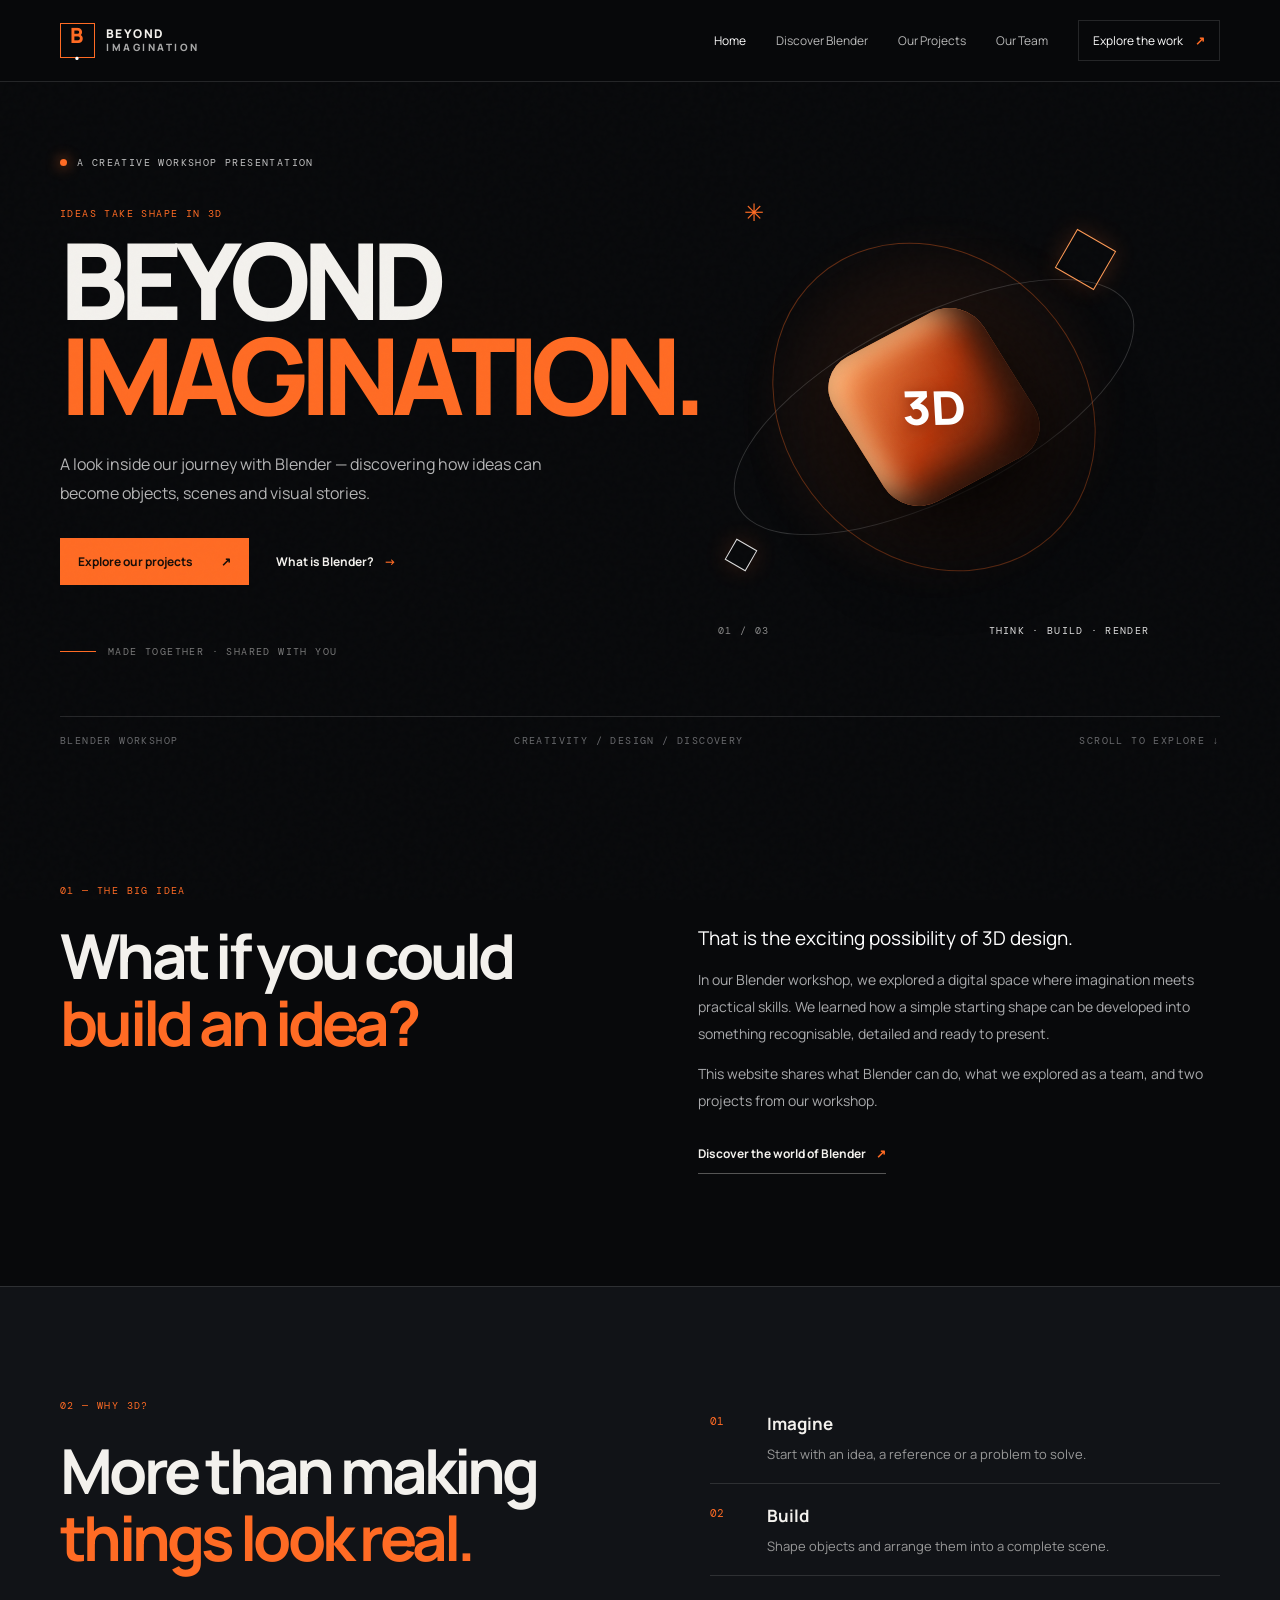
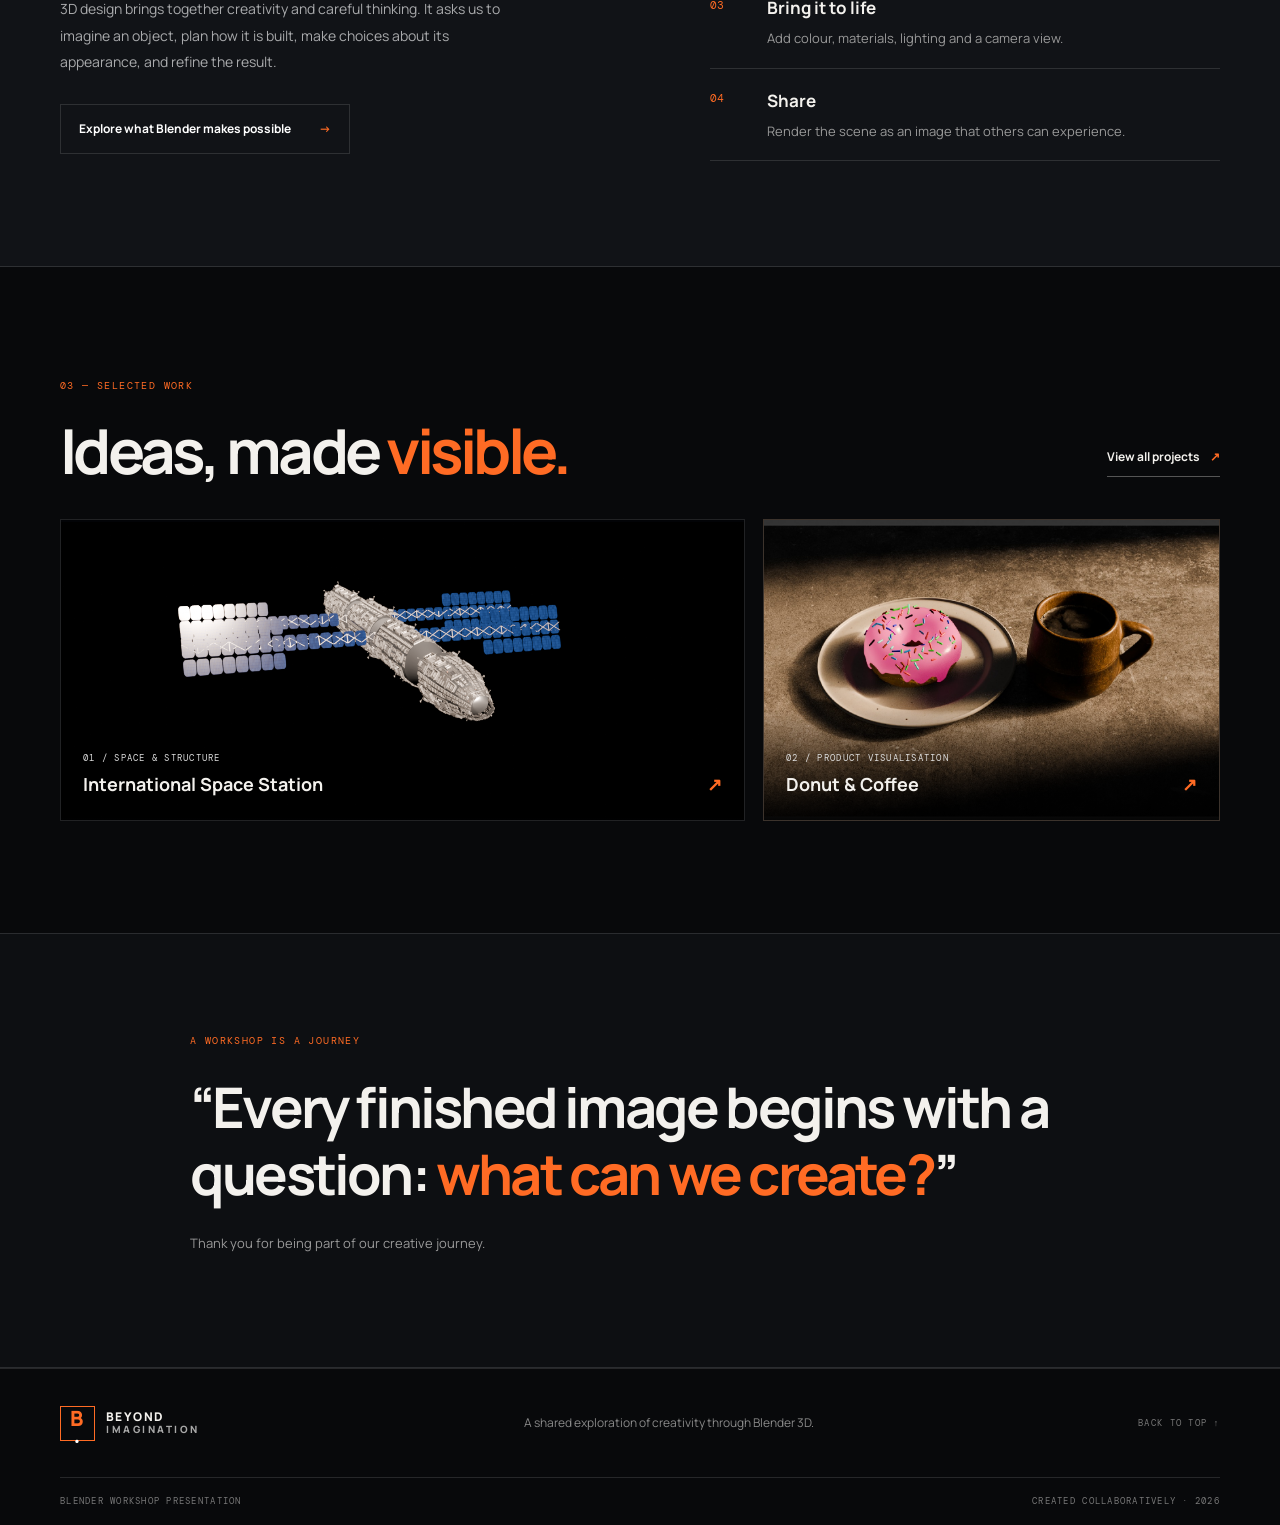
<file: index.html>
<!doctype html>
<html lang="en">
<head>
  <meta charset="utf-8"><meta name="viewport" content="width=device-width,initial-scale=1">
  <meta name="description" content="A parent-friendly presentation of our Blender workshop, what we explored, and the 3D projects we created together.">
  <title>Beyond Imagination — A Blender Workshop</title><link rel="stylesheet" href="style.css"><script src="main.js" defer></script>
</head>
<body>
<div class="grain"></div>
<header class="header"><a class="brand" href="index.html"><span class="brand-mark">B<span>·</span></span><span>BEYOND<br><small>IMAGINATION</small></span></a><button class="menu-toggle" aria-label="Open menu" aria-expanded="false">☰</button><nav class="nav"><a class="active" href="index.html">Home</a><a href="blender.html">Discover Blender</a><a href="projects.html">Our Projects</a><a href="team.html">Our Team</a><a class="nav-cta" href="projects.html">Explore the work <b>↗</b></a></nav></header>
<main>
<section class="hero wrap"><div class="hero-copy reveal"><div class="eyebrow"><i></i> A CREATIVE WORKSHOP PRESENTATION</div><p class="overline">IDEAS TAKE SHAPE IN 3D</p><h1>BEYOND<br><em>IMAGINATION.</em></h1><p class="hero-lede">A look inside our journey with Blender — discovering how ideas can become objects, scenes and visual stories.</p><div class="actions"><a class="btn btn-orange" href="projects.html">Explore our projects <span>↗</span></a><a class="text-link" href="blender.html">What is Blender? <span>→</span></a></div><div class="hero-note"><span class="note-line"></span><span>MADE TOGETHER · SHARED WITH YOU</span></div></div>
<div class="hero-art reveal"><div class="art-orbit orbit-one"></div><div class="art-orbit orbit-two"></div><div class="art-core"><span>3D</span></div><div class="art-cube cube-one"></div><div class="art-cube cube-two"></div><div class="art-caption"><span>01 / 03</span><b>THINK · BUILD · RENDER</b></div><div class="art-cross">✳</div></div>
<div class="hero-bottom"><span>BLENDER WORKSHOP</span><span>CREATIVITY / DESIGN / DISCOVERY</span><span>SCROLL TO EXPLORE ↓</span></div></section>
<section class="intro section wrap reveal"><div class="section-kicker">01 — THE BIG IDEA</div><div class="intro-grid"><h2>What if you could<br><em>build an idea?</em></h2><div><p class="lead">That is the exciting possibility of 3D design.</p><p>In our Blender workshop, we explored a digital space where imagination meets practical skills. We learned how a simple starting shape can be developed into something recognisable, detailed and ready to present.</p><p>This website shares what Blender can do, what we explored as a team, and two projects from our workshop.</p><a class="under-link" href="blender.html">Discover the world of Blender <span>↗</span></a></div></div></section>
<section class="feature-band"><div class="wrap feature-grid"><div class="feature-copy reveal"><div class="section-kicker">02 — WHY 3D?</div><h2>More than making<br><em>things look real.</em></h2><p>3D design brings together creativity and careful thinking. It asks us to imagine an object, plan how it is built, make choices about its appearance, and refine the result.</p><a class="btn btn-outline" href="blender.html">Explore what Blender makes possible <span>→</span></a></div><div class="feature-points reveal"><article><span>01</span><div><h3>Imagine</h3><p>Start with an idea, a reference or a problem to solve.</p></div></article><article><span>02</span><div><h3>Build</h3><p>Shape objects and arrange them into a complete scene.</p></div></article><article><span>03</span><div><h3>Bring it to life</h3><p>Add colour, materials, lighting and a camera view.</p></div></article><article><span>04</span><div><h3>Share</h3><p>Render the scene as an image that others can experience.</p></div></article></div></div></section>
<section class="section wrap reveal"><div class="section-head"><div><div class="section-kicker">03 — SELECTED WORK</div><h2>Ideas, made <em>visible.</em></h2></div><a class="under-link" href="projects.html">View all projects <span>↗</span></a></div><div class="home-projects"><a class="home-project project-space" href="projects.html#iss"><img src="iss-space-station.png" alt="Our 3D model of the International Space Station"><div class="project-meta"><span>01 / SPACE & STRUCTURE</span><b>International Space Station <i>↗</i></b></div></a><a class="home-project project-food" href="projects.html#donut"><img src="donut-coffee.jpg" alt="A 3D rendered pink donut and cup of coffee"><div class="project-meta"><span>02 / PRODUCT VISUALISATION</span><b>Donut & Coffee <i>↗</i></b></div></a></div></section>
<section class="quote-section"><div class="wrap quote-inner reveal"><div class="section-kicker">A WORKSHOP IS A JOURNEY</div><blockquote>“Every finished image begins with a question: <em>what can we create?</em>”</blockquote><p>Thank you for being part of our creative journey.</p></div></section>
</main>
<footer class="footer"><div class="wrap footer-top"><a class="brand" href="index.html"><span class="brand-mark">B<span>·</span></span><span>BEYOND<br><small>IMAGINATION</small></span></a><p>A shared exploration of creativity through Blender 3D.</p><a class="back-top" href="#top">BACK TO TOP ↑</a></div><div class="wrap footer-bottom"><span>BLENDER WORKSHOP PRESENTATION</span><span>CREATED COLLABORATIVELY · 2026</span></div></footer>
</body></html>
</file>
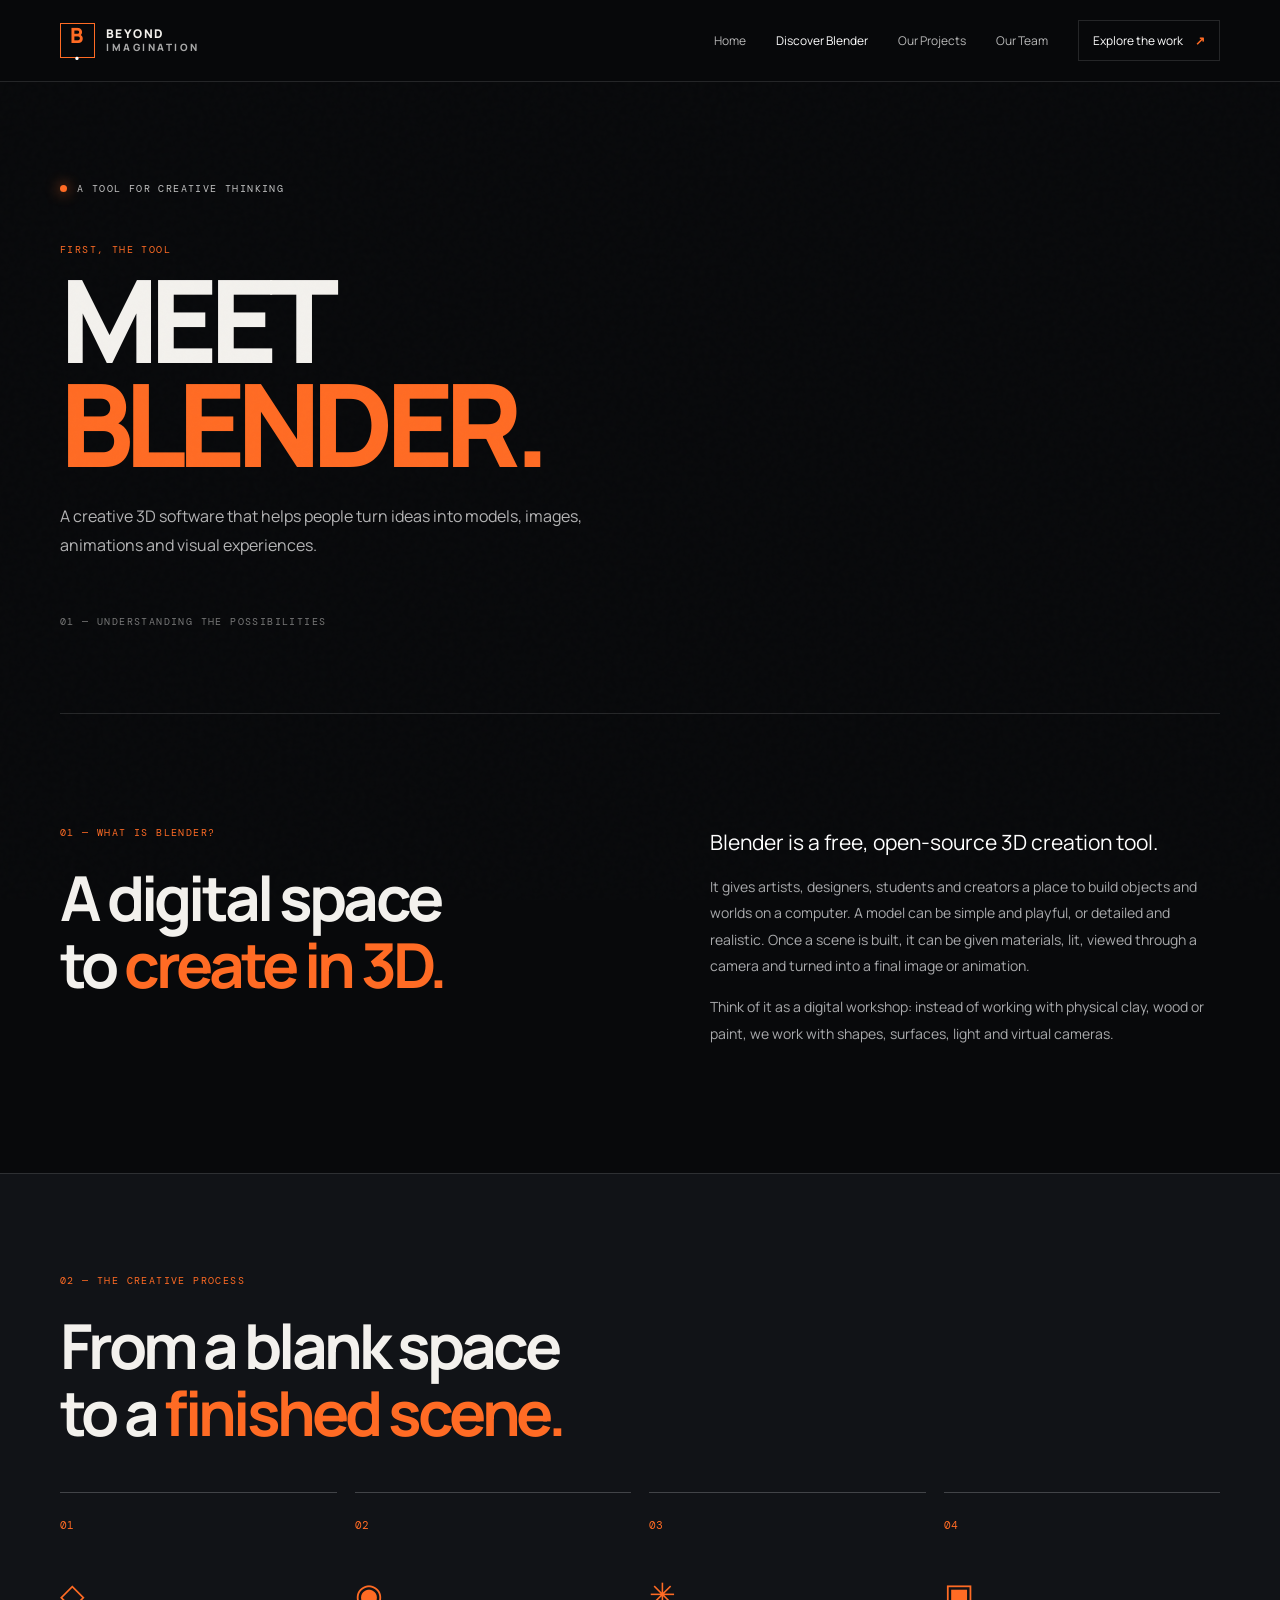
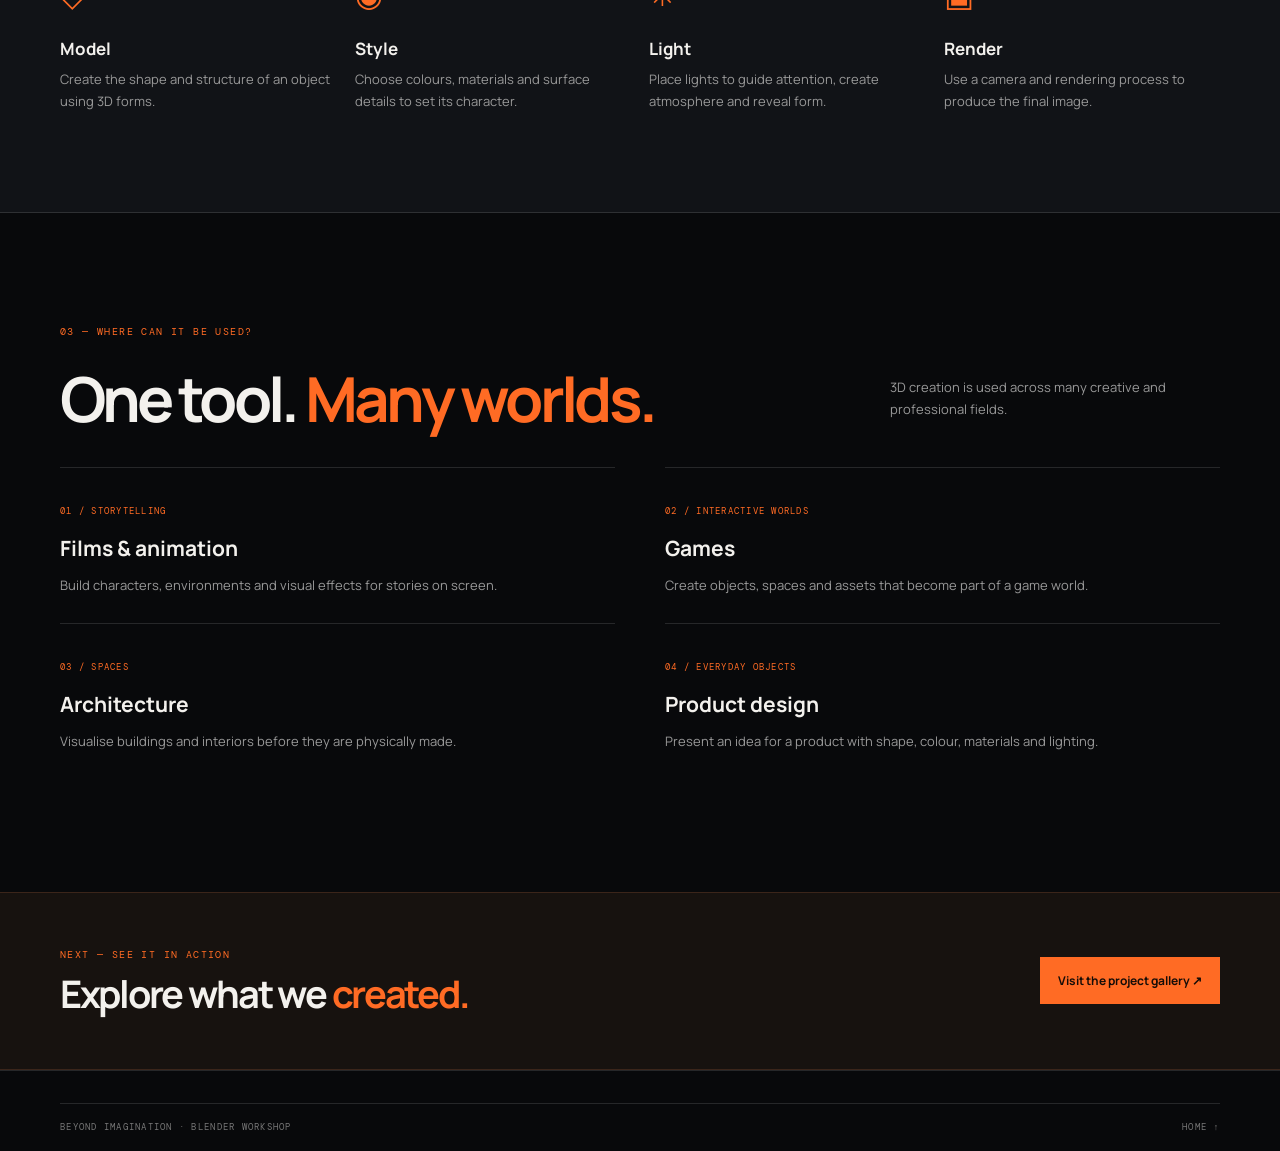
<file: blender.html>
<!doctype html><html lang="en"><head><meta charset="utf-8"><meta name="viewport" content="width=device-width,initial-scale=1"><meta name="description" content="A simple introduction to Blender and the possibilities of 3D creation."><title>Discover Blender — Beyond Imagination</title><link rel="stylesheet" href="style.css"><script src="main.js" defer></script></head><body><div class="grain"></div><header class="header"><a class="brand" href="index.html"><span class="brand-mark">B<span>·</span></span><span>BEYOND<br><small>IMAGINATION</small></span></a><button class="menu-toggle" aria-label="Open menu" aria-expanded="false">☰</button><nav class="nav"><a href="index.html">Home</a><a class="active" href="blender.html">Discover Blender</a><a href="projects.html">Our Projects</a><a href="team.html">Our Team</a><a class="nav-cta" href="projects.html">Explore the work <b>↗</b></a></nav></header><main>
<section class="page-hero wrap"><div class="eyebrow"><i></i> A TOOL FOR CREATIVE THINKING</div><p class="overline">FIRST, THE TOOL</p><h1>MEET<br><em>BLENDER.</em></h1><p class="hero-lede">A creative 3D software that helps people turn ideas into models, images, animations and visual experiences.</p><div class="page-index">01 — UNDERSTANDING THE POSSIBILITIES</div></section>
<section class="section wrap reveal"><div class="two-col"><div><div class="section-kicker">01 — WHAT IS BLENDER?</div><h2>A digital space<br>to <em>create in 3D.</em></h2></div><div class="prose"><p class="lead">Blender is a free, open-source 3D creation tool.</p><p>It gives artists, designers, students and creators a place to build objects and worlds on a computer. A model can be simple and playful, or detailed and realistic. Once a scene is built, it can be given materials, lit, viewed through a camera and turned into a final image or animation.</p><p>Think of it as a digital workshop: instead of working with physical clay, wood or paint, we work with shapes, surfaces, light and virtual cameras.</p></div></div></section>
<section class="dark-panel"><div class="wrap reveal"><div class="section-kicker">02 — THE CREATIVE PROCESS</div><h2>From a blank space<br>to a <em>finished scene.</em></h2><div class="process-grid"><article><span>01</span><div class="process-symbol">◇</div><h3>Model</h3><p>Create the shape and structure of an object using 3D forms.</p></article><article><span>02</span><div class="process-symbol">◉</div><h3>Style</h3><p>Choose colours, materials and surface details to set its character.</p></article><article><span>03</span><div class="process-symbol">✳</div><h3>Light</h3><p>Place lights to guide attention, create atmosphere and reveal form.</p></article><article><span>04</span><div class="process-symbol">▣</div><h3>Render</h3><p>Use a camera and rendering process to produce the final image.</p></article></div></div></section>
<section class="section wrap reveal"><div class="section-kicker">03 — WHERE CAN IT BE USED?</div><div class="section-head"><h2>One tool. <em>Many worlds.</em></h2><p class="muted">3D creation is used across many creative and professional fields.</p></div><div class="uses-grid"><article><span>01 / STORYTELLING</span><h3>Films & animation</h3><p>Build characters, environments and visual effects for stories on screen.</p></article><article><span>02 / INTERACTIVE WORLDS</span><h3>Games</h3><p>Create objects, spaces and assets that become part of a game world.</p></article><article><span>03 / SPACES</span><h3>Architecture</h3><p>Visualise buildings and interiors before they are physically made.</p></article><article><span>04 / EVERYDAY OBJECTS</span><h3>Product design</h3><p>Present an idea for a product with shape, colour, materials and lighting.</p></article></div></section>
<section class="cta-strip"><div class="wrap cta-inner"><div><div class="section-kicker">NEXT — SEE IT IN ACTION</div><h2>Explore what we <em>created.</em></h2></div><a class="btn btn-orange" href="projects.html">Visit the project gallery ↗</a></div></section></main><footer class="footer"><div class="wrap footer-bottom"><span>BEYOND IMAGINATION · BLENDER WORKSHOP</span><a href="index.html">HOME ↑</a></div></footer></body></html>
</file>
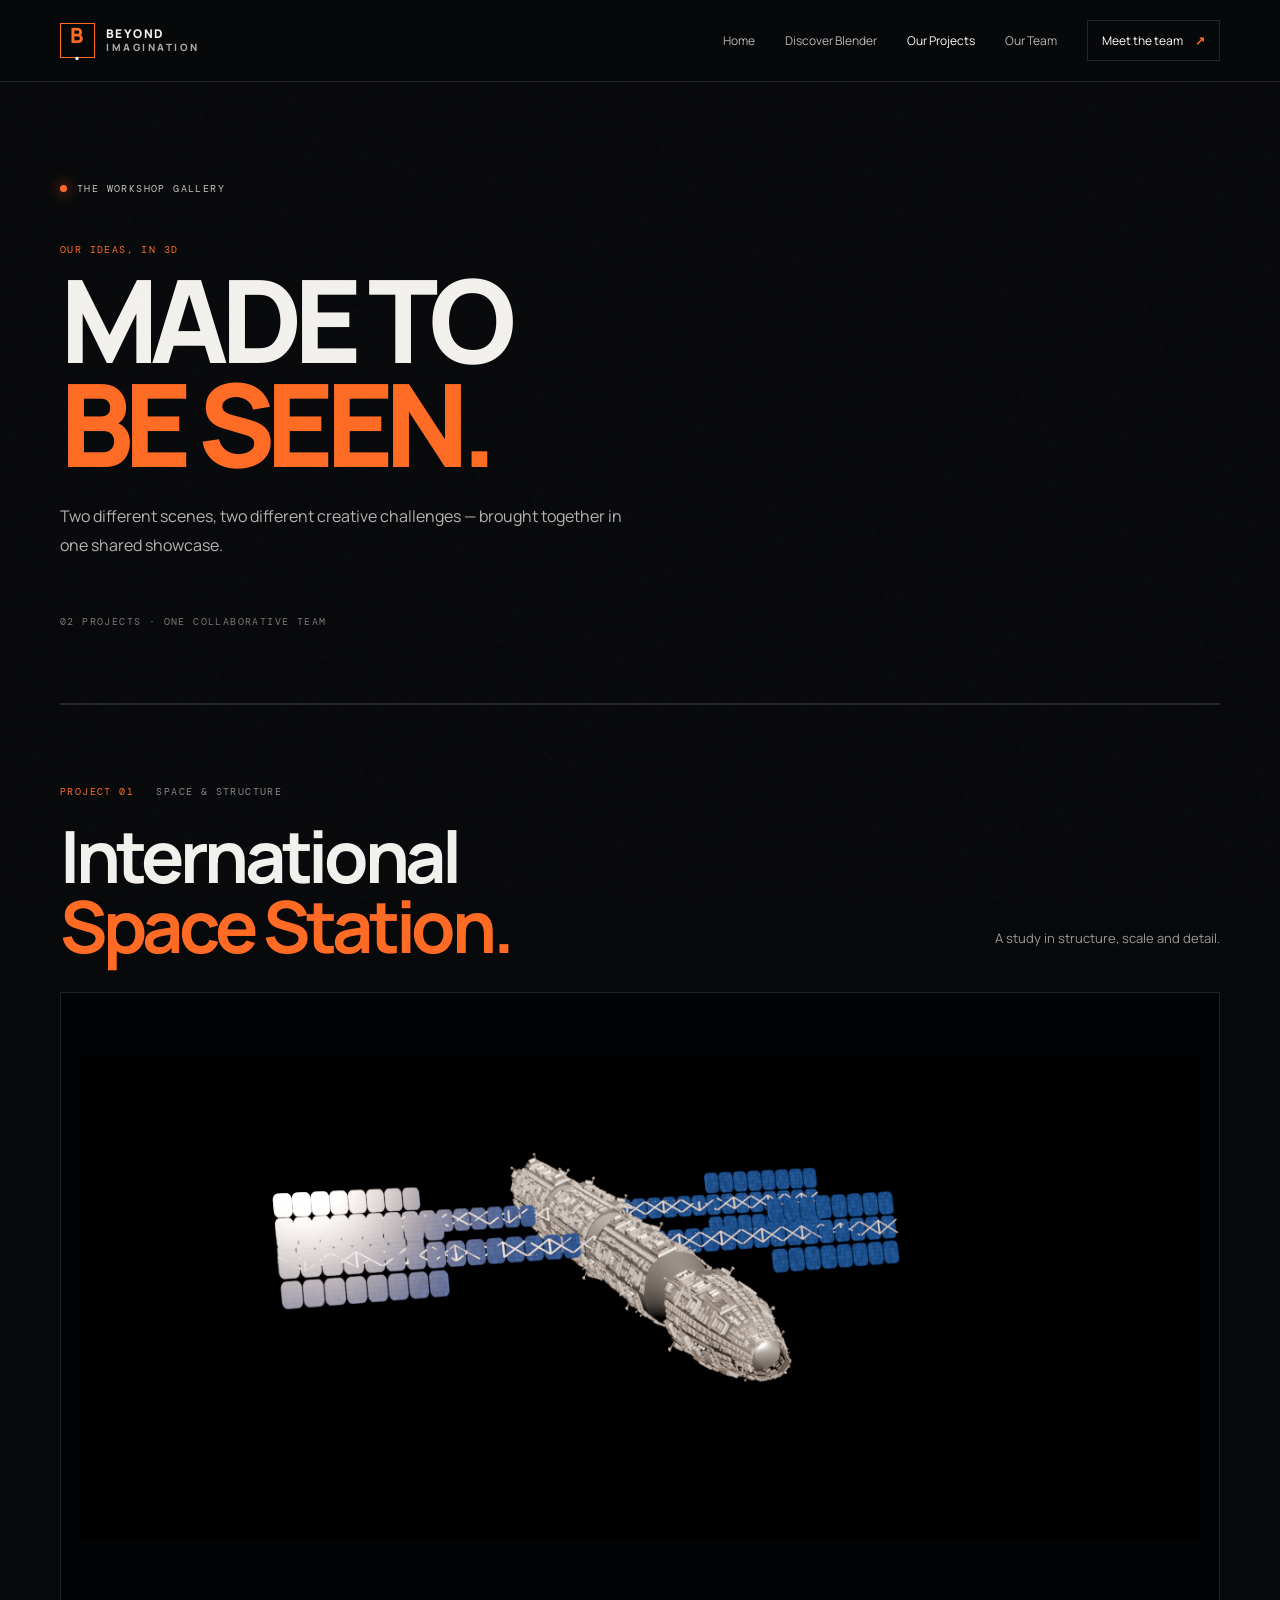
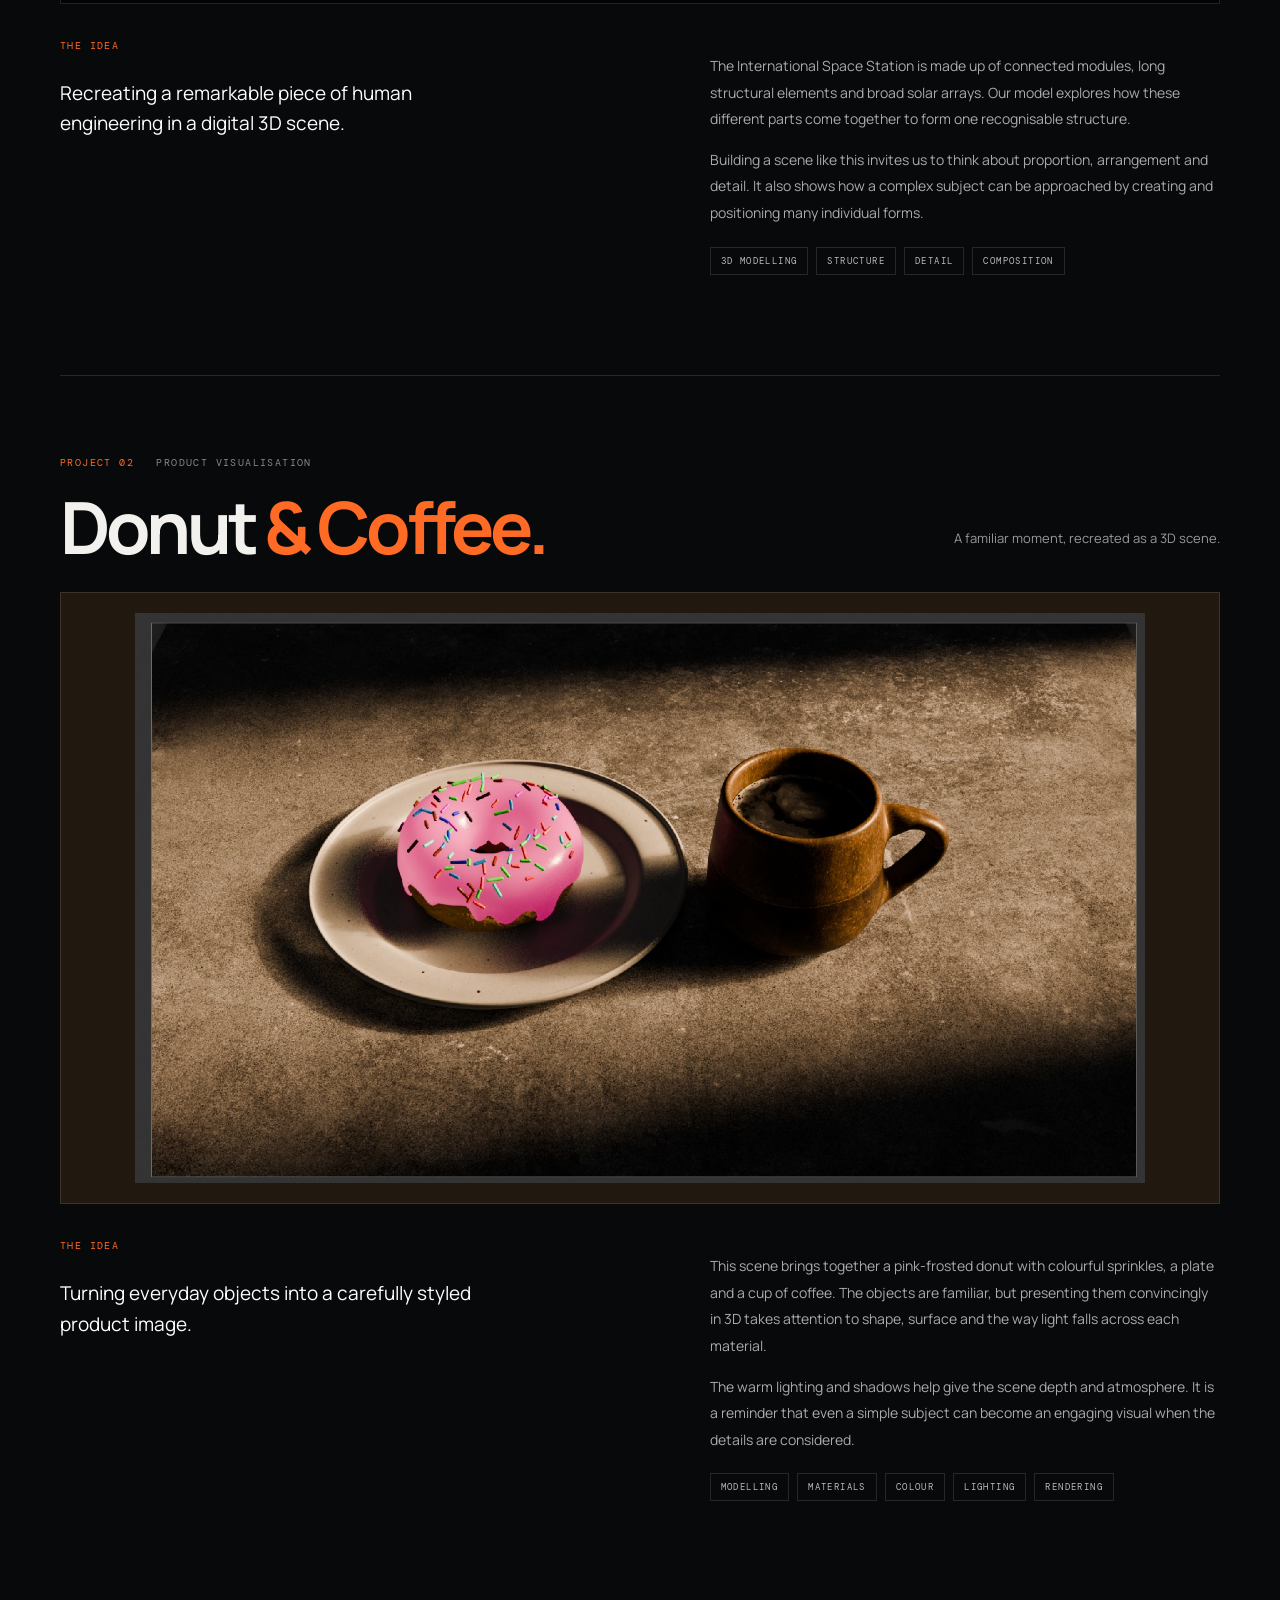
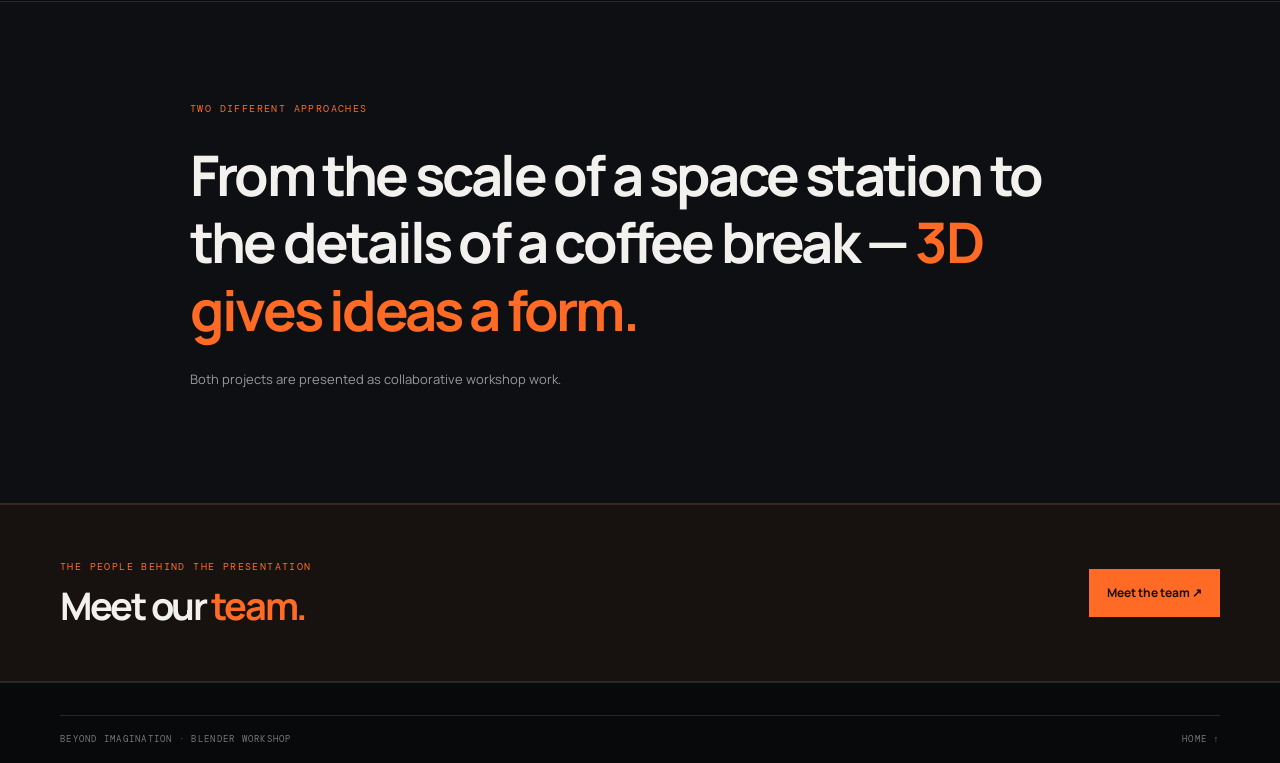
<file: projects.html>
<!doctype html><html lang="en"><head><meta charset="utf-8"><meta name="viewport" content="width=device-width,initial-scale=1"><meta name="description" content="Explore two collaborative Blender workshop projects: an International Space Station model and a donut and coffee product scene."><title>Our Projects — Beyond Imagination</title><link rel="stylesheet" href="style.css"><script src="main.js" defer></script></head><body><div class="grain"></div><header class="header"><a class="brand" href="index.html"><span class="brand-mark">B<span>·</span></span><span>BEYOND<br><small>IMAGINATION</small></span></a><button class="menu-toggle" aria-label="Open menu" aria-expanded="false">☰</button><nav class="nav"><a href="index.html">Home</a><a href="blender.html">Discover Blender</a><a class="active" href="projects.html">Our Projects</a><a href="team.html">Our Team</a><a class="nav-cta" href="team.html">Meet the team <b>↗</b></a></nav></header><main>
<section class="page-hero compact wrap"><div class="eyebrow"><i></i> THE WORKSHOP GALLERY</div><p class="overline">OUR IDEAS, IN 3D</p><h1>MADE TO<br><em>BE SEEN.</em></h1><p class="hero-lede">Two different scenes, two different creative challenges — brought together in one shared showcase.</p><div class="page-index">02 PROJECTS · ONE COLLABORATIVE TEAM</div></section>
<section class="project-detail wrap reveal" id="iss"><div class="detail-number">PROJECT 01 <span>SPACE & STRUCTURE</span></div><div class="detail-heading"><h2>International<br><em>Space Station.</em></h2><p>A study in structure, scale and detail.</p></div><div class="detail-image stage-dark"><img src="iss-space-station.png" alt="Collaborative Blender model of the International Space Station"></div><div class="detail-copy"><div><div class="section-kicker">THE IDEA</div><p class="lead">Recreating a remarkable piece of human engineering in a digital 3D scene.</p></div><div><p>The International Space Station is made up of connected modules, long structural elements and broad solar arrays. Our model explores how these different parts come together to form one recognisable structure.</p><p>Building a scene like this invites us to think about proportion, arrangement and detail. It also shows how a complex subject can be approached by creating and positioning many individual forms.</p><div class="tag-row"><span>3D MODELLING</span><span>STRUCTURE</span><span>DETAIL</span><span>COMPOSITION</span></div></div></div></section>
<section class="project-detail wrap reveal" id="donut"><div class="detail-number">PROJECT 02 <span>PRODUCT VISUALISATION</span></div><div class="detail-heading"><h2>Donut <em>& Coffee.</em></h2><p>A familiar moment, recreated as a 3D scene.</p></div><div class="detail-image stage-warm"><img src="donut-coffee.jpg" alt="Collaborative Blender render of a pink sprinkled donut, plate and coffee cup"></div><div class="detail-copy"><div><div class="section-kicker">THE IDEA</div><p class="lead">Turning everyday objects into a carefully styled product image.</p></div><div><p>This scene brings together a pink-frosted donut with colourful sprinkles, a plate and a cup of coffee. The objects are familiar, but presenting them convincingly in 3D takes attention to shape, surface and the way light falls across each material.</p><p>The warm lighting and shadows help give the scene depth and atmosphere. It is a reminder that even a simple subject can become an engaging visual when the details are considered.</p><div class="tag-row"><span>MODELLING</span><span>MATERIALS</span><span>COLOUR</span><span>LIGHTING</span><span>RENDERING</span></div></div></div></section>
<section class="quote-section"><div class="wrap quote-inner reveal"><div class="section-kicker">TWO DIFFERENT APPROACHES</div><blockquote>From the scale of a space station to the details of a coffee break — <em>3D gives ideas a form.</em></blockquote><p>Both projects are presented as collaborative workshop work.</p></div></section>
<section class="cta-strip"><div class="wrap cta-inner"><div><div class="section-kicker">THE PEOPLE BEHIND THE PRESENTATION</div><h2>Meet our <em>team.</em></h2></div><a class="btn btn-orange" href="team.html">Meet the team ↗</a></div></section></main><footer class="footer"><div class="wrap footer-bottom"><span>BEYOND IMAGINATION · BLENDER WORKSHOP</span><a href="index.html">HOME ↑</a></div></footer></body></html>
</file>
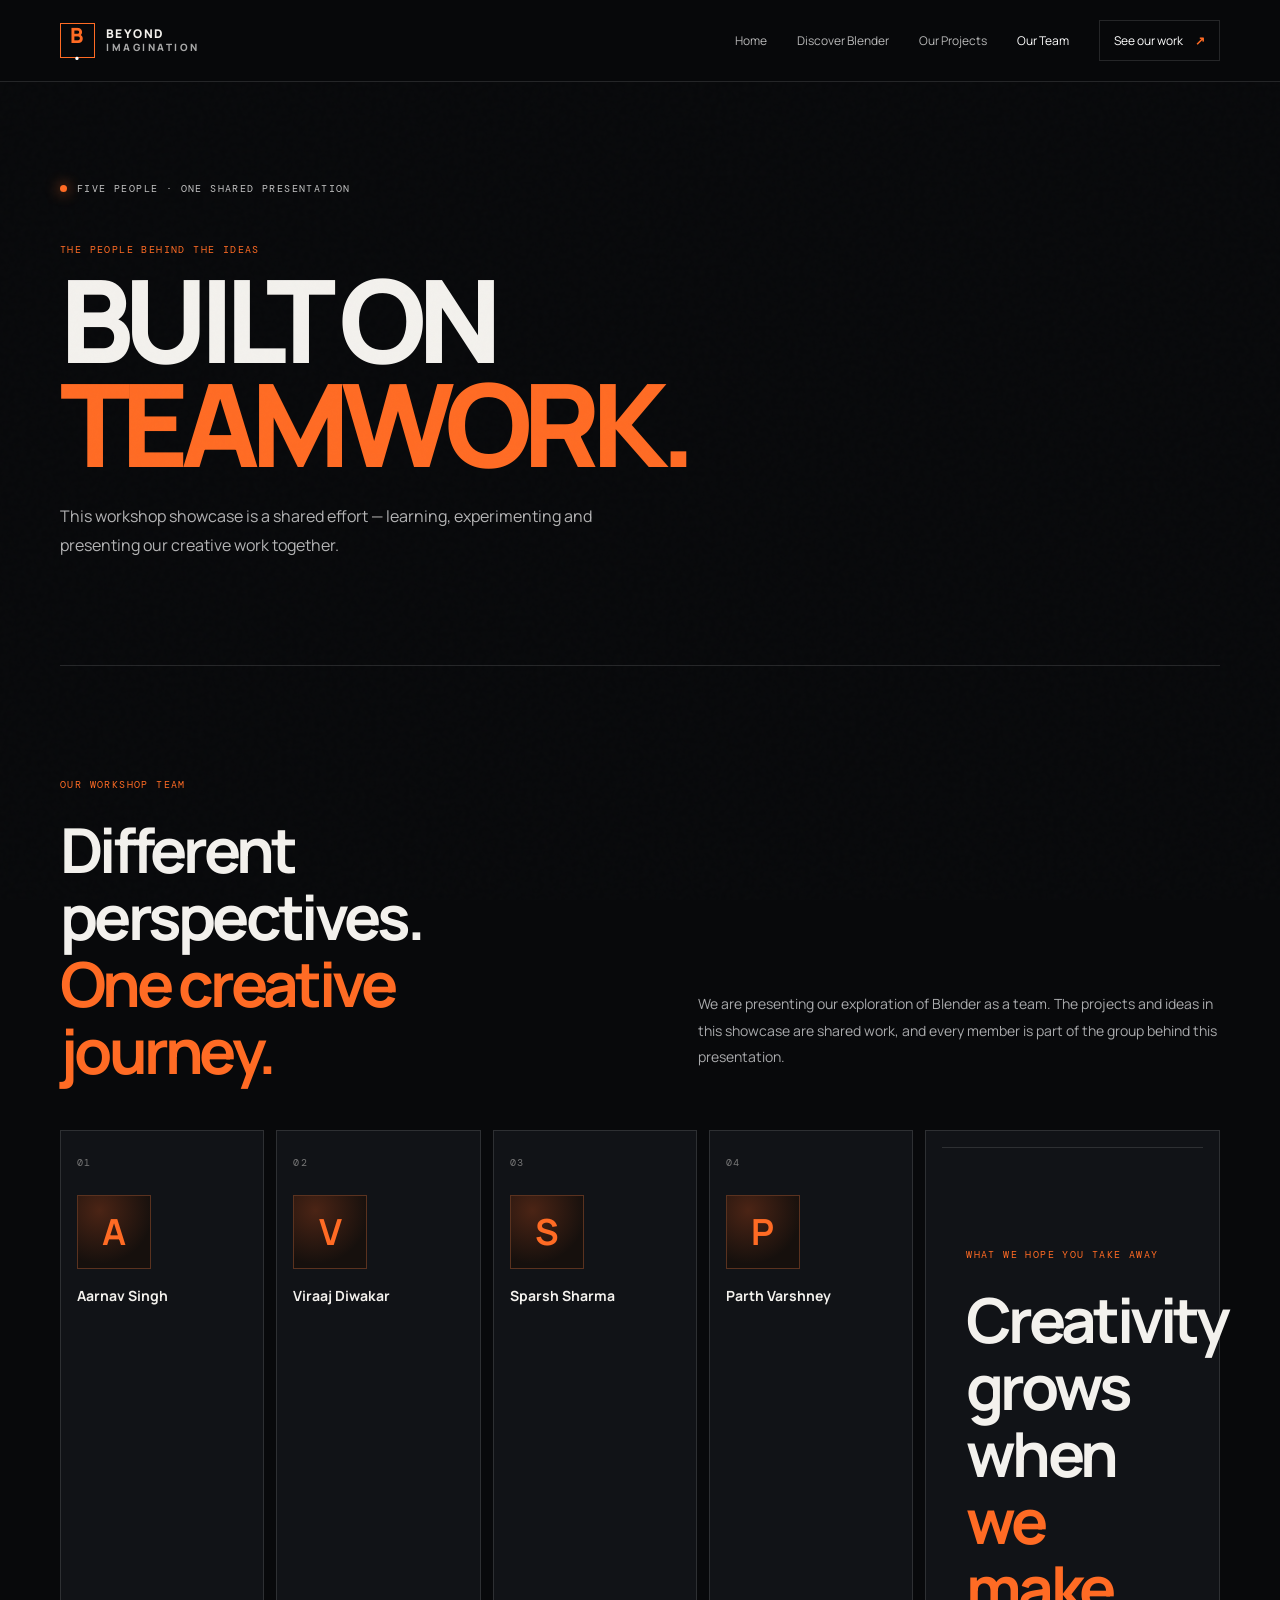
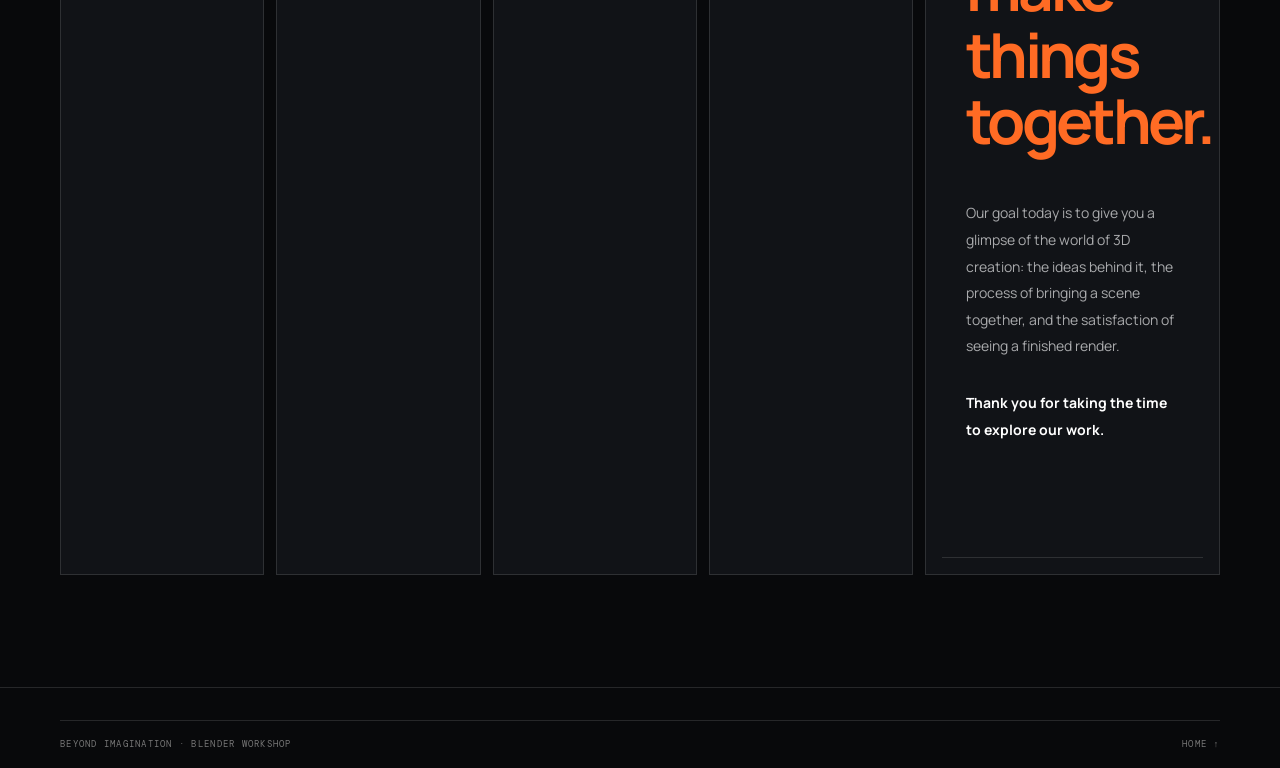
<file: team.html>
<!doctype html><html lang="en"><head><meta charset="utf-8"><meta name="viewport" content="width=device-width,initial-scale=1"><meta name="description" content="Meet the five students presenting their collaborative Blender workshop journey."><title>Our Team — Beyond Imagination</title><link rel="stylesheet" href="style.css"><script src="main.js" defer></script></head><body><div class="grain"></div><header class="header"><a class="brand" href="index.html"><span class="brand-mark">B<span>·</span></span><span>BEYOND<br><small>IMAGINATION</small></span></a><button class="menu-toggle" aria-label="Open menu" aria-expanded="false">☰</button><nav class="nav"><a href="index.html">Home</a><a href="blender.html">Discover Blender</a><a href="projects.html">Our Projects</a><a class="active" href="team.html">Our Team</a><a class="nav-cta" href="projects.html">See our work <b>↗</b></a></nav></header><main><section class="page-hero compact wrap"><div class="eyebrow"><i></i> FIVE PEOPLE · ONE SHARED PRESENTATION</div><p class="overline">THE PEOPLE BEHIND THE IDEAS</p><h1>BUILT ON<br><em>TEAMWORK.</em></h1><p class="hero-lede">This workshop showcase is a shared effort — learning, experimenting and presenting our creative work together.</p></section><section class="section wrap reveal"><div class="section-kicker">OUR WORKSHOP TEAM</div><div class="team-intro"><h2>Different perspectives.<br><em>One creative journey.</em></h2><p>We are presenting our exploration of Blender as a team. The projects and ideas in this showcase are shared work, and every member is part of the group behind this presentation.</p></div><div class="team-grid"><article class="member-card"><span>01</span><div class="member-monogram">A</div><h3>Aarnav Singh</h3></article><article class="member-card"><span>02</span><div class="member-monogram">V</div><h3>Viraaj Diwakar</h3></article><article class="member-card"><span>03</span><div class="member-monogram">S</div><h3>Sparsh Sharma</h3></article><article class="member-card"><span>04</span><div class="member-monogram">P</div><h3>Parth Varshney</h3></article><article class="member-card"><section class="dark-panel"><div class="wrap reveal team-message"><div class="section-kicker">WHAT WE HOPE YOU TAKE AWAY</div><h2>Creativity grows when<br><em>we make things together.</em></h2><p>Our goal today is to give you a glimpse of the world of 3D creation: the ideas behind it, the process of bringing a scene together, and the satisfaction of seeing a finished render.</p><p class="thanks">Thank you for taking the time to explore our work.</p></div></section></main><footer class="footer"><div class="wrap footer-bottom"><span>BEYOND IMAGINATION · BLENDER WORKSHOP</span><a href="index.html">HOME ↑</a></div></footer></body></html>
</file>
<file: style.css>
@import url('https://fonts.googleapis.com/css2?family=DM+Mono:wght@400;500&family=Manrope:wght@400;500;600;700;800&display=swap');
:root{--bg:#08090b;--panel:#111317;--panel2:#171a1f;--text:#f3f1ed;--muted:#a4a5a7;--line:rgba(255,255,255,.12);--orange:#ff6b24;--orange2:#ff9a55;--mono:'DM Mono',monospace;--sans:'Manrope',Arial,sans-serif}*{box-sizing:border-box}html{scroll-behavior:smooth;scroll-padding-top:90px}body{margin:0;background:var(--bg);color:var(--text);font-family:var(--sans);line-height:1.65;overflow-x:hidden}a{color:inherit;text-decoration:none}img{max-width:100%;display:block}.grain{pointer-events:none;position:fixed;inset:0;z-index:10;opacity:.035;background-image:url("data:image/svg+xml,%3Csvg viewBox='0 0 180 180' xmlns='http://www.w3.org/2000/svg'%3E%3Cfilter id='n'%3E%3CfeTurbulence type='fractalNoise' baseFrequency='.9' numOctaves='3' stitchTiles='stitch'/%3E%3C/filter%3E%3Crect width='100%25' height='100%25' filter='url(%23n)' opacity='.5'/%3E%3C/svg%3E")}.wrap{width:min(1160px,calc(100% - 48px));margin-inline:auto}.header{height:82px;padding:0 max(24px,calc((100vw - 1160px)/2));display:flex;align-items:center;justify-content:space-between;border-bottom:1px solid var(--line);position:sticky;top:0;z-index:20;background:rgba(8,9,11,.86);backdrop-filter:blur(18px)}.brand{display:flex;align-items:center;gap:11px;font-size:12px;line-height:1.05;font-weight:800;letter-spacing:.12em}.brand small{font-size:10px;color:#a8a8a8;letter-spacing:.25em}.brand-mark{width:35px;height:35px;border:1px solid var(--orange);display:grid;place-items:center;font-size:21px;color:var(--orange);font-weight:800}.brand-mark span{color:white}.nav{display:flex;align-items:center;gap:30px;font-size:12px;color:#b9b9b9}.nav a{transition:color .2s}.nav a:hover,.nav a.active{color:white}.nav-cta{border:1px solid var(--line);padding:10px 14px;color:white!important}.nav-cta b{color:var(--orange);margin-left:10px}.menu-toggle{display:none;background:none;border:0;color:white;font-size:24px}.hero{min-height:690px;position:relative;display:grid;grid-template-columns:1.1fr .9fr;align-items:center;padding-top:48px;padding-bottom:88px}.eyebrow,.section-kicker,.overline,.page-index,.hero-bottom,.hero-note,.detail-number,.detail-number span,.project-meta span,.tag-row,.member-card>span,.uses-grid article>span,.footer-bottom,.back-top{font:10px var(--mono);letter-spacing:.14em}.eyebrow{color:#c2c2c2;display:flex;align-items:center;gap:10px}.eyebrow i{width:7px;height:7px;background:var(--orange);border-radius:50%;box-shadow:0 0 14px var(--orange)}.overline{color:var(--orange);margin:38px 0 12px}.hero h1,.page-hero h1{font-size:clamp(58px,8.3vw,112px);letter-spacing:-.075em;line-height:.9;margin:0;font-weight:800}.hero h1 em,.page-hero h1 em,h2 em,blockquote em{font-style:normal;color:var(--orange)}.hero-lede{max-width:520px;color:#b4b4b5;font-size:16px;line-height:1.8;margin:27px 0 30px}.actions{display:flex;align-items:center;gap:27px}.btn{display:inline-flex;align-items:center;gap:28px;padding:14px 18px;font-size:12px;font-weight:700;transition:transform .2s,background .2s}.btn:hover{transform:translateY(-3px)}.btn-orange{background:var(--orange);color:#160d08}.btn-orange:hover{background:#ff8a4b}.btn-outline{border:1px solid var(--line);color:white}.btn-outline span{color:var(--orange)}.text-link,.under-link{font-size:12px;font-weight:700}.text-link span,.under-link span{color:var(--orange);margin-left:8px}.hero-note{display:flex;align-items:center;gap:12px;color:#777;margin-top:60px}.note-line{width:36px;height:1px;background:var(--orange)}.hero-art{height:490px;position:relative;display:grid;place-items:center;isolation:isolate}.hero-art:before{content:'';position:absolute;width:390px;height:390px;border-radius:50%;background:radial-gradient(circle,rgba(255,107,36,.18),transparent 68%);filter:blur(10px);z-index:-2}.art-orbit{position:absolute;border:1px solid rgba(255,255,255,.17);border-radius:50%;transform:rotate(-27deg)}.orbit-one{width:440px;height:180px}.orbit-two{width:350px;height:300px;transform:rotate(48deg);border-color:rgba(255,107,36,.35)}.art-core{width:170px;height:170px;border-radius:38px;display:grid;place-items:center;background:linear-gradient(140deg,#ff9a55,#b7380d 52%,#27120c);box-shadow:inset -18px -18px 35px #210c05,inset 10px 10px 30px #ffbd83,0 35px 90px #000;transform:rotate(-28deg) skew(4deg);animation:float 6s ease-in-out infinite}.art-core span{font-size:48px;font-weight:800;color:#fff;transform:rotate(28deg);text-shadow:0 3px 15px #8e2b0b}.art-cube{position:absolute;width:45px;height:45px;border:1px solid #ff9a55;transform:rotate(30deg);box-shadow:0 0 25px #ff6b2430}.cube-one{top:75px;right:60px}.cube-two{bottom:85px;left:30px;width:24px;height:24px;border-color:#ddd}.art-caption{position:absolute;bottom:15px;left:4%;right:4%;display:flex;justify-content:space-between;color:#888;font:10px var(--mono);letter-spacing:.13em}.art-caption b{color:#ddd;font-weight:400}.art-cross{position:absolute;top:30px;left:45px;color:var(--orange);font-size:24px}.hero-bottom{position:absolute;bottom:25px;left:0;right:0;display:flex;justify-content:space-between;color:#68696c;border-top:1px solid var(--line);padding-top:17px}.section{padding-top:112px;padding-bottom:112px}.section-kicker{color:var(--orange);margin-bottom:26px}.intro-grid{display:grid;grid-template-columns:1fr 1fr;gap:10%;align-items:start}.intro h2,.feature-copy h2,.section-head h2,.two-col h2,.dark-panel h2,.team-intro h2,.cta-inner h2{font-size:clamp(36px,5vw,62px);line-height:1.08;letter-spacing:-.06em;margin:0;font-weight:700}.intro-grid>div:last-child{max-width:510px}.lead{font-size:19px;color:white;line-height:1.6;margin:0 0 14px}.intro p:not(.lead),.prose p:not(.lead),.feature-copy p,.detail-copy p:not(.lead),.team-intro p,.team-message>p{font-size:14px;color:#a9aaac;line-height:1.9}.under-link{display:inline-block;margin-top:16px;border-bottom:1px solid #555;padding-bottom:9px}.feature-band,.dark-panel{background:var(--panel);border-block:1px solid var(--line)}.feature-grid{padding-top:105px;padding-bottom:105px;display:grid;grid-template-columns:1fr 1fr;gap:12%;align-items:center}.feature-copy p{max-width:470px;margin:24px 0 28px}.feature-points article{display:grid;grid-template-columns:42px 1fr;gap:15px;padding:18px 0;border-bottom:1px solid var(--line)}.feature-points article>span,.process-grid article>span{font:11px var(--mono);color:var(--orange);padding-top:4px}.feature-points h3,.process-grid h3,.uses-grid h3{font-size:17px;margin:0 0 5px}.feature-points p,.process-grid p,.uses-grid p{font-size:13px;color:#999;margin:0;line-height:1.7}.section-head{display:flex;align-items:end;justify-content:space-between;margin-bottom:34px}.section-head .under-link{margin-bottom:8px}.home-projects{display:grid;grid-template-columns:1.2fr .8fr;gap:18px}.home-project{position:relative;min-height:300px;background:#141619;overflow:hidden;border:1px solid var(--line)}.home-project img{width:100%;height:100%;min-height:300px;object-fit:contain;transition:transform .6s}.project-space{background:#020306}.project-food{background:#21170f}.project-food img{object-fit:cover}.home-project:hover img{transform:scale(1.035)}.project-meta{position:absolute;left:0;right:0;bottom:0;padding:44px 22px 20px;background:linear-gradient(transparent,rgba(0,0,0,.88));display:grid;gap:6px}.project-meta span{color:#ddd;font-size:9px}.project-meta b{font-size:18px}.project-meta i{float:right;color:var(--orange);font-style:normal}.quote-section{background:#0d0f12;border-block:1px solid var(--line);padding:100px 0}.quote-inner{max-width:900px}.quote-inner blockquote{font-size:clamp(30px,5vw,56px);line-height:1.2;letter-spacing:-.05em;margin:0 0 26px;font-weight:700}.quote-inner>p{font-size:13px;color:#999}.footer{border-top:1px solid var(--line);padding:32px 0 18px}.footer-top{display:flex;align-items:center;justify-content:space-between;padding-bottom:32px}.footer-top>p{font-size:12px;color:#888}.back-top,.footer-bottom{font-size:9px;color:#777}.footer-bottom{display:flex;justify-content:space-between;border-top:1px solid var(--line);padding-top:17px}.page-hero{padding-top:100px;padding-bottom:85px;position:relative;border-bottom:1px solid var(--line)}.page-hero .overline{margin-top:48px}.page-hero h1{font-size:clamp(65px,9vw,118px)}.page-hero .hero-lede{max-width:570px}.page-index{color:#777;margin-top:55px}.page-hero.compact{padding-bottom:75px}.two-col{display:grid;grid-template-columns:1fr 1fr;gap:12%;align-items:start}.prose{max-width:560px}.prose .lead{font-size:21px}.dark-panel{padding:100px 0}.dark-panel h2{margin-bottom:45px}.process-grid{display:grid;grid-template-columns:repeat(4,1fr);gap:18px}.process-grid article{border-top:1px solid #424448;padding-top:17px}.process-symbol{font-size:32px;color:var(--orange);margin:32px 0 14px}.uses-grid{display:grid;grid-template-columns:repeat(2,1fr);gap:0 50px}.uses-grid article{padding:27px 0;border-top:1px solid var(--line)}.uses-grid article>span{font-size:9px;color:var(--orange)}.uses-grid h3{font-size:21px;margin:9px 0}.muted{font-size:13px;color:#999;max-width:330px}.cta-strip{background:#17120f;border-block:1px solid #3b251a;padding:55px 0}.cta-inner{display:flex;align-items:center;justify-content:space-between;gap:25px}.cta-inner .section-kicker{margin-bottom:12px}.cta-inner h2{font-size:38px}.detail-number{color:var(--orange);padding-top:80px;border-top:1px solid var(--line)}.detail-number span{color:#888;margin-left:15px}.detail-heading{display:flex;justify-content:space-between;align-items:end;padding:23px 0 30px}.detail-heading h2{font-size:clamp(42px,6vw,72px);line-height:.98;letter-spacing:-.06em;margin:0}.detail-heading h2 em{font-style:normal;color:var(--orange)}.detail-heading>p{color:#999;font-size:13px}.detail-image{border:1px solid var(--line);padding:20px;display:grid;place-items:center;min-height:280px}.stage-dark{background:#020305}.stage-warm{background:#21180f}.detail-image img{width:100%;height:clamp(240px,47vw,570px);object-fit:contain}.stage-warm img{object-fit:contain}.detail-copy{display:grid;grid-template-columns:1fr 1fr;gap:12%;padding:35px 0 100px}.detail-copy .lead{max-width:420px}.tag-row{display:flex;flex-wrap:wrap;gap:8px;margin-top:20px}.tag-row span{border:1px solid var(--line);padding:7px 10px;color:#bbb;font-size:9px}.team-intro{display:grid;grid-template-columns:1fr 1fr;gap:10%;align-items:end;margin-bottom:45px}.team-grid{display:grid;grid-template-columns:repeat(5,1fr);gap:12px}.member-card{background:#111317;border:1px solid var(--line);padding:16px;min-height:215px;position:relative;transition:transform .25s,border-color .25s}.member-card:hover{transform:translateY(-5px);border-color:#a64c27}.member-card>span{color:#777}.member-monogram{width:74px;height:74px;border:1px solid #5a321f;color:var(--orange);display:grid;place-items:center;font-size:36px;font-weight:700;margin:22px 0 18px;background:radial-gradient(circle at 30% 20%,#4b2415,#16100d 70%)}.member-card h3{font-size:14px;margin:0;line-height:1.35}.team-message{max-width:800px}.team-message>p{max-width:620px}.team-message .thanks{color:white;margin-top:30px;font-weight:700}.reveal{opacity:0;transform:translateY(22px);transition:opacity .75s ease,transform .75s ease}.reveal.visible{opacity:1;transform:translateY(0)}@keyframes float{0%,100%{transform:translateY(0) rotate(-28deg) skew(4deg)}50%{transform:translateY(-15px) rotate(-23deg) skew(4deg)}}
@media(max-width:800px){.header{height:72px}.menu-toggle{display:block}.nav{display:none;position:absolute;top:72px;left:0;right:0;background:#0c0d10;padding:20px 24px 25px;border-bottom:1px solid var(--line);flex-direction:column;align-items:stretch;gap:18px}.nav.open{display:flex}.nav-cta{text-align:center}.hero{grid-template-columns:1fr;padding-top:75px;min-height:auto}.hero-art{height:350px;grid-row:1;margin-bottom:15px}.hero-copy{grid-row:2}.hero h1{font-size:clamp(58px,13vw,90px)}.hero-bottom{position:static;margin-top:55px;grid-column:1;gap:12px;font-size:8px}.hero-bottom span:nth-child(2){display:none}.intro-grid,.feature-grid,.two-col,.team-intro,.detail-copy{grid-template-columns:1fr;gap:28px}.feature-grid{padding-top:75px;padding-bottom:75px}.home-projects{grid-template-columns:1fr}.home-project,.home-project img{min-height:260px}.section{padding-top:75px;padding-bottom:75px}.process-grid{grid-template-columns:repeat(2,1fr);row-gap:35px}.team-grid{grid-template-columns:repeat(2,1fr)}.member-card:last-child{grid-column:1/-1}.detail-heading{display:block}.detail-heading>p{margin-top:12px}.detail-copy{padding-bottom:70px}.cta-inner{align-items:flex-start;flex-direction:column}.page-hero{padding-top:75px}.footer-top{flex-wrap:wrap;gap:20px}.footer-top>p{order:3;width:100%}}
@media(max-width:480px){.wrap{width:calc(100% - 36px)}.hero-art{height:290px}.art-orbit.orbit-one{width:300px;height:130px}.orbit-two{width:260px;height:210px}.art-core{width:125px;height:125px}.art-core span{font-size:36px}.hero-lede{font-size:14px}.actions{align-items:flex-start;flex-direction:column;gap:18px}.hero-note{margin-top:35px}.hero-bottom{font-size:7px}.section-head{display:block}.section-head .under-link{margin-top:22px}.process-grid{grid-template-columns:1fr 1fr;gap:22px 14px}.uses-grid{grid-template-columns:1fr}.team-grid{grid-template-columns:1fr 1fr}.member-card{padding:12px;min-height:195px}.member-card h3{font-size:12px}.detail-number{padding-top:50px}.detail-image{padding:10px;min-height:200px}.detail-image img{height:260px}.footer-bottom{gap:15px;font-size:8px}.page-hero h1{font-size:clamp(58px,16vw,85px)}}
@media(prefers-reduced-motion:reduce){*,*::before,*::after{scroll-behavior:auto!important;animation-duration:.01ms!important;transition-duration:.01ms!important}.reveal{opacity:1;transform:none}}
</file>
